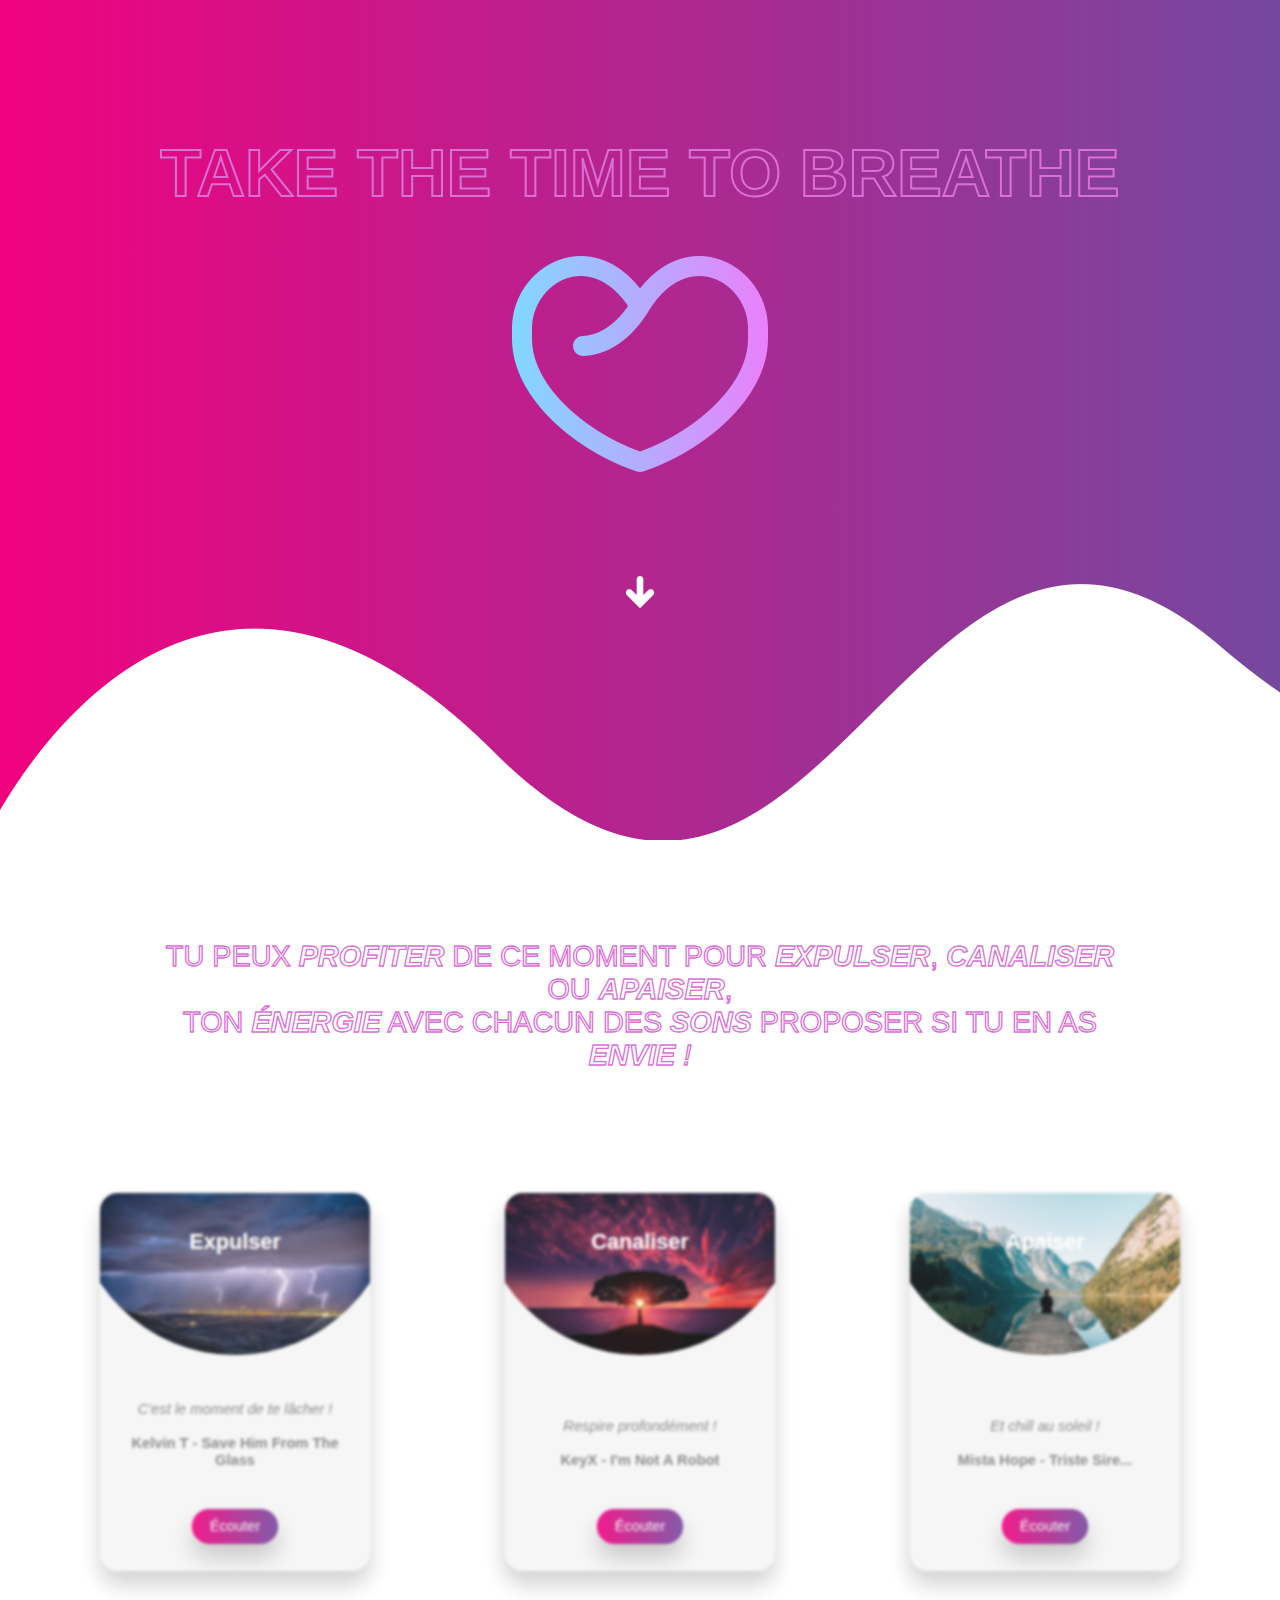
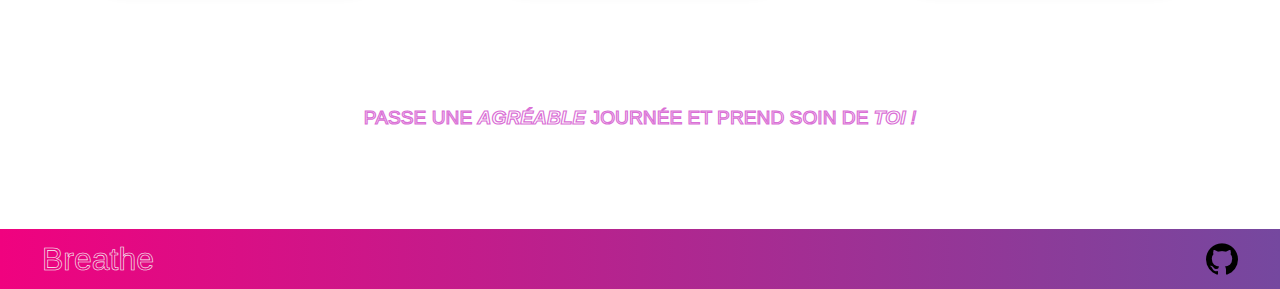
<file: index.html>
<!DOCTYPE html>
<html>
    <head>
        <meta charset="UTF-8">
        <title>Hello World</title>
        <link rel="shortcut icon" href="Materials/heart.png" type="image/x-icon">
        <link rel="stylesheet" href="CSS/style.css">
    </head>

    <body>
        <section class="wave">

            <div class="title">
                <h1>Take the time to breathe</h1>
                <img class="heart"
                    src="Materials/hearthd.png"
                    height="256px"
                    width="256px"
                />
                <img class="arrow"
                     src="Materials/arrow.png"
                     height="32px"
                     width="32px"
                />
            </div>

        </section>

        <section class="keypoints">

            <div class="container">
                <div class="description">
                    <p>Tu peux <i><strong>profiter</strong></i> de ce moment pour <i><strong>expulser</strong></i>, <i><strong>canaliser</strong></i> ou <i><strong>apaiser</strong></i>, <br>
                     ton <i><strong>énergie</strong></i> avec chacun des <i><strong>sons</strong></i> proposer si tu en as <i><strong>envie</strong> !</i> <p>
                </div>
                <div class="card">
                    <div class="circle card01">
                        <h2>Expulser</h2>
                    </div>
                    <div class="content">
                        <p><i>C'est le moment de te lâcher !</i> <br><br> <strong>Kelvin T - Save Him From The Glass</strong></p>
                        <a href="https://soundcloud.com/genomeshanghai/kelvin-t-save-him-from-the" target="_blank">Écouter</a>
                    </div>
                </div>
                <div class="card">
                    <div class="circle card02">
                        <h2>Canaliser</h2>
                    </div>
                    <div class="content">
                        <p><i>Respire profondément !</i> <br><br> <strong>KeyX - I'm Not A Robot</strong></p>
                        <a href="https://soundcloud.com/billegalbeats/keyx-im-not-a-robot"  target="_blank">Écouter</a>
                    </div>
                </div>
                <div class="card">
                    <div class="circle card03">
                        <h2>Apaiser</h2>
                    </div>
                    <div class="content">
                        <p><i>Et chill au soleil !</i> <br><br> <strong>Mista Hope - Triste Sire...</strong></p>
                        <a href="https://soundcloud.com/mista-hope/triste-sire-1"  target="_blank">Écouter</a>
                    </div>
                </div>

                <div class="goodluck">
                    <p>Passe une <i><strong>agréable</strong></i> journée et prend soin de <i><strong>toi</strong> !</i> </p>
                </div>
            </div>

        </section>
    </body>

    <footer>

        <div class="footer">
                <a href="#top">Breathe</a>
                <a class="git" href="https://github.com/Mariollet/TakeTheTimeToBreathe" target="_blank"></a>
        </div>

    </footer>

</html>
</file>
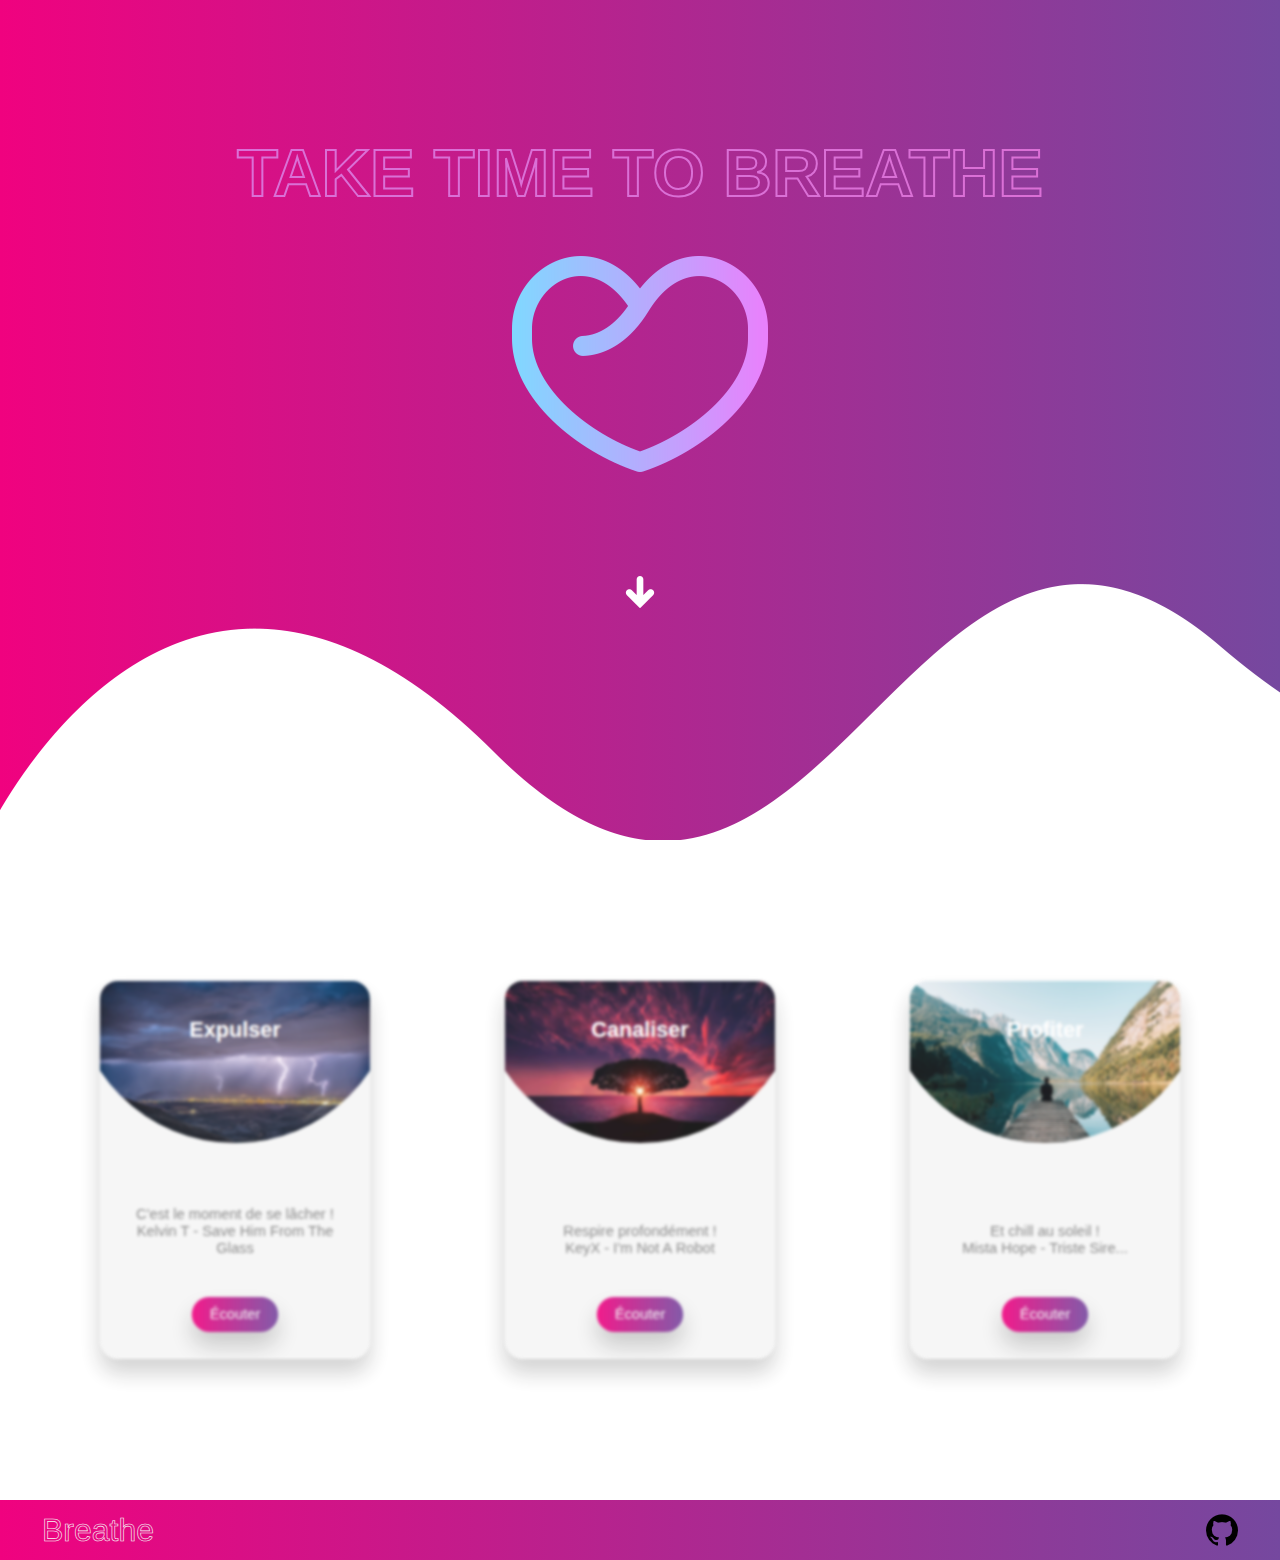
<file: Breathe.html>
<!DOCTYPE html>
<html>
    <head>
        <meta charset="UTF-8">
        <title>Hello World</title>
        <link rel="shortcut icon" href="Materials/heart.png" type="image/x-icon">
        <link rel="stylesheet" href="CSS/style.css">
    </head>

    <body>
        <section class="wave">

            <div class="title">
                <h1>Take time to breathe</h1>
                <img class="heart"
                    src="Materials/hearthd.png"
                    height="256px"
                    width="256px"
                />
                <img class="arrow"
                     src="Materials/arrow.png"
                     height="32px"
                     width="32px"
                />
            </div>

        </section>

        <section class="keypoints">

            <div class="container">
                <div class="card">
                    <div class="circle card01">
                        <h2>Expulser</h2>
                    </div>
                    <div class="content">
                        <p>C'est le moment de se lâcher !<br> Kelvin T - Save Him From The Glass</p>
                        <a href="https://soundcloud.com/genomeshanghai/kelvin-t-save-him-from-the" target="_blank">Écouter</a>
                    </div>
                </div>
                <div class="card">
                    <div class="circle card02">
                        <h2>Canaliser</h2>
                    </div>
                    <div class="content">
                        <p>Respire profondément !<br> KeyX - I'm Not A Robot</p>
                        <a href="https://soundcloud.com/billegalbeats/keyx-im-not-a-robot"  target="_blank">Écouter</a>
                    </div>
                </div>
                <div class="card">
                    <div class="circle card03">
                        <h2>Profiter</h2>
                    </div>
                    <div class="content">
                        <p>Et chill au soleil !<br> Mista Hope - Triste Sire...</p>
                        <a href="https://soundcloud.com/mista-hope/triste-sire-1"  target="_blank">Écouter</a>
                    </div>
                </div>
            </div>

        </section>
    </body>

    <footer>
        <div class="footer">
                <a href="#top">Breathe</a>
                <a class="git" href="https://github.com/Mariollet" target="_blank"></a>
                
        </div>

    </footer>

</html>
</file>
<file: CSS/style.css>
* {
    margin: 0px;
    padding: 0px;
    font-family:-apple-system, BlinkMacSystemFont, 'Segoe UI', Roboto, Oxygen, Ubuntu, Cantarell, 'Open Sans', 'Helvetica Neue', sans-serif;
}

h1 {
    margin: 25px;
    font-size: 4.2em;
    color:transparent;
    text-align: center;
    margin-left: 40px;
    margin-right: 40px;
    transition: 0.8s;
    text-transform: uppercase;
    -webkit-text-stroke: 2px orchid;
    animation: animatehover 10s ease infinite;
}

.heart {
    animation: animate 10s ease infinite;
}

.arrow {
    margin-bottom: -200px;
    transform: rotate(90deg);
}

.arrow::before{
    content: '';
    top: -10px;
    left : 15px;
    width: auto;
    height: auto;
    background-image: url(../Materials/arrow.png);
}

.container {
    position: relative;
    width: 100%;
    padding-top: 100px;
    padding-bottom: 100px;
    display: flex;
    justify-content:space-evenly;
    align-items: center;
    flex-wrap: wrap;
}

.container .card {
    position: relative;
    width: 300px;
    height: 420px;
    background: whitesmoke;
    border-radius: 20px;
    margin: 20px 20px 20px;
    overflow: hidden;
    box-shadow: 0 15px 25px rgba(0, 0, 0, 0.2);
    transition: 2s;
}

.container .card .circle {
    position: relative;
    width: 100%;
    height: 100%;
    clip-path: circle(180px at center 0);
    text-align: center;
}

.container .card .card01 {
    background: url(../Materials/card01.jpg);
    background-size:contain;
    background-repeat: no-repeat;
}

.container .card .card02 {
    background: url(../Materials/card02.jpg);
    background-size:contain;
    background-repeat: no-repeat;
}

.container .card .card03 {
    background: url(../Materials/card03.jpg);
    background-size:contain;
    background-repeat: no-repeat;
}

.container .card .circle h2 {
    color: white;
    padding-top: 40px;
    z-index: 2;
}

.container .card .content {
    position: absolute;
    bottom: 5px;
    width: 100%;
    text-align: center;
    font-size: 1.02em;
    page-break-after: 20px;
}

.container .card .content p {
    color: gray;
    margin: 20px;
}

.container .card .content a {
    position: relative;
    display: inline-block;
    margin: 25px;
    padding: 10px 20px;
    background: linear-gradient(90deg, #f0027f, #75489f);
    color: whitesmoke;
    border-radius: 40px;
    text-decoration: none;
    box-shadow: 0 15px 25px rgba(0, 0, 0, 0.2);
    transition: 0.4s;
}

.container .card .content a:hover {
    transform: scale(1.1);
    transition: 0.4s;
}
.container .card {
    filter: blur(2px);
    transform: scale(0.9);
    opacity: 0.9;
}

.container .card:hover {
    filter: blur(0px);
    transform: scale(1.2);
    opacity: 1;
    box-shadow: 0 15px 25px rgba(0, 0, 0, 0);

    transition: 1s;
}
.wave {
    position: relative;
    display: grid;
    place-items: center;
    min-height: 840px;
    background: linear-gradient(90deg, #f0027f, #75489f);
}

.wave:before{
    content: '';
    position: absolute;
    bottom: -1px;
    left: 0;
    width: 100%;
    height: 257px;
    background: url(../Materials/wave.png);
    background-size: cover;
    background-repeat: no-repeat;
}

.keypoints {
    width: 100%;
    height: auto;
}

.title {
    width: 100%;
    display: grid;
    place-items: center;
    margin-top: -240px;
}

.description {
    width: 100%;
    display: grid;
    place-items: center;
    font-size: 1.8em;
    padding-bottom: 80px;
    margin-left: 160px;
    margin-right: 160px;
    color:transparent;
    text-align: center;
    transition: 0.8s;
    text-transform: uppercase;
    -webkit-text-stroke: 1.3px orchid;
}

.goodluck {
    width: 100%;
    display: grid;
    place-items: center;
    font-size: 1.2em;
    padding-top: 95px;
    margin-left: 160px;
    margin-right: 160px;
    color:transparent;
    text-align: center;
    text-transform: uppercase;
    -webkit-text-stroke: 1.2px orchid;   
}

.footer {
    position: relative;
    display: flex;
    justify-content:space-between;
    align-items: center;
    flex-wrap: wrap;
    width: 100%;
    min-height: 60px;
    background: linear-gradient(90deg, #f0027f, #75489f);
}

.footer a {
    font-size: 2em;
    text-decoration: none;
    color:transparent;
    text-align: center;
    padding-left: 42px;
    -webkit-text-stroke: 0.6px whitesmoke;
}

.footer .git {
    width: 32px;
    height: 32px;
    background: url(../Materials/github.png);
    background-repeat: no-repeat;
}

@keyframes animate {
    0%
    {
        height: 180px;
        width: 180px;
    }
    50% 
    {
        height: 300px;
        width: 300px;
    }
    100%
    {
        height: 180px;
        width: 180px;
    }
}
@keyframes animatehover {
    0%
    {
        transform: scale(0.8);
        text-shadow: none;
    }
    50% 
    {
        transform: scale(1.09);
        text-shadow: 0 0 80px whitesmoke;
    }
    100%
    {
        transform: scale(0.8);
        text-shadow: none;
    }
}
</file>
